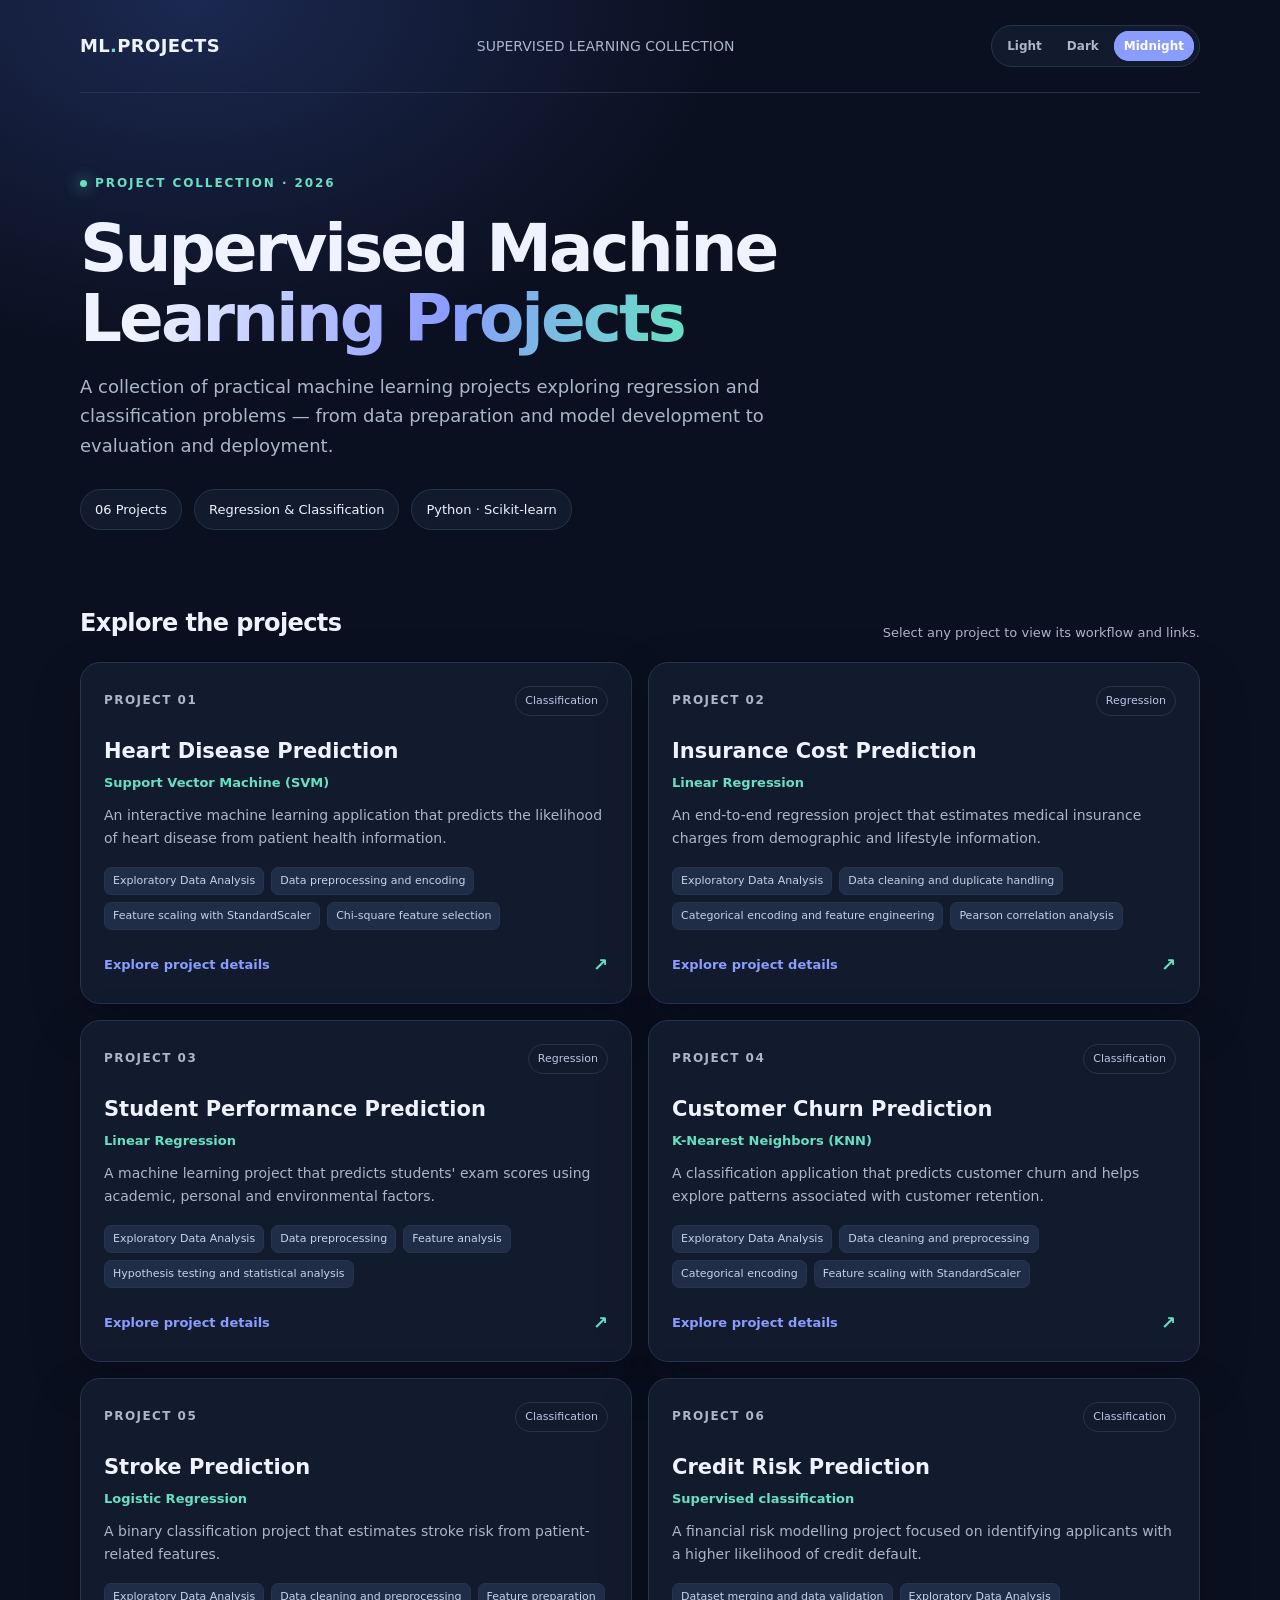
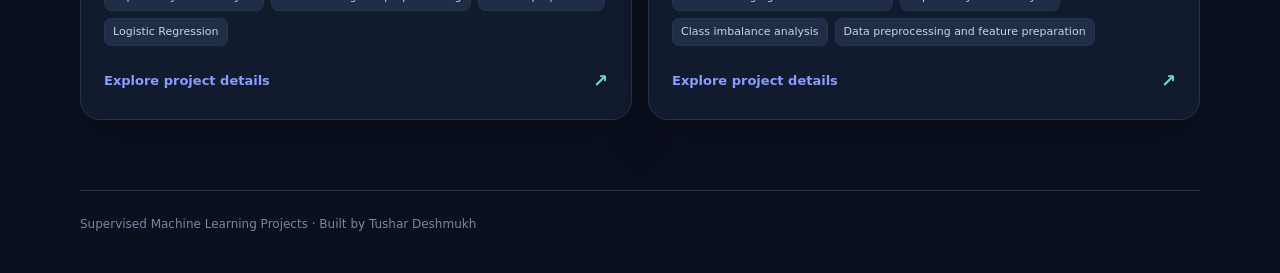
<file: index.html>
<!doctype html>
<html lang="en"><head><meta charset="utf-8"><meta name="viewport" content="width=device-width, initial-scale=1">
<meta name="description" content="Six supervised machine learning projects covering regression and classification.">
<title>Supervised Machine Learning Projects</title><link rel="stylesheet" href="assets/style.css"></head>
<body><div class="wrap">
<header class="topbar"><a class="brand" href="index.html">ML<span>.</span>PROJECTS</a><div class="nav">SUPERVISED LEARNING COLLECTION</div><div class="theme-switcher" role="group" aria-label="Choose colour theme">
<button class="theme-btn" type="button" data-theme-choice="light" aria-pressed="false">Light</button>
<button class="theme-btn" type="button" data-theme-choice="dark" aria-pressed="false">Dark</button>
<button class="theme-btn" type="button" data-theme-choice="midnight" aria-pressed="false">Midnight</button>
</div></header>
<main><section class="hero"><div class="eyebrow"><span class="dot"></span> PROJECT COLLECTION · 2026</div>
<h1>Supervised Machine <span class="gradient">Learning Projects</span></h1>
<p class="lead">A collection of practical machine learning projects exploring regression and classification problems — from data preparation and model development to evaluation and deployment.</p>
<div class="stats"><span class="stat">06 Projects</span><span class="stat">Regression &amp; Classification</span><span class="stat">Python · Scikit-learn</span></div></section>
<section><div class="section-head"><h2>Explore the projects</h2><p>Select any project to view its workflow and links.</p></div><div class="grid">
    <a class="card" href="projects/heart-disease-prediction.html">
      <div class="card-top"><span class="num">PROJECT 01</span><span class="tag">Classification</span></div>
      <h3>Heart Disease Prediction</h3>
      <div class="algo">Support Vector Machine (SVM)</div>
      <p>An interactive machine learning application that predicts the likelihood of heart disease from patient health information.</p>
      <div class="bullets"><span class="pill">Exploratory Data Analysis</span><span class="pill">Data preprocessing and encoding</span><span class="pill">Feature scaling with StandardScaler</span><span class="pill">Chi-square feature selection</span></div>
      <div class="card-link"><span>Explore project details</span><span class="arrow">↗</span></div>
    </a>
    <a class="card" href="projects/insurance-cost-prediction.html">
      <div class="card-top"><span class="num">PROJECT 02</span><span class="tag">Regression</span></div>
      <h3>Insurance Cost Prediction</h3>
      <div class="algo">Linear Regression</div>
      <p>An end-to-end regression project that estimates medical insurance charges from demographic and lifestyle information.</p>
      <div class="bullets"><span class="pill">Exploratory Data Analysis</span><span class="pill">Data cleaning and duplicate handling</span><span class="pill">Categorical encoding and feature engineering</span><span class="pill">Pearson correlation analysis</span></div>
      <div class="card-link"><span>Explore project details</span><span class="arrow">↗</span></div>
    </a>
    <a class="card" href="projects/student-performance-prediction.html">
      <div class="card-top"><span class="num">PROJECT 03</span><span class="tag">Regression</span></div>
      <h3>Student Performance Prediction</h3>
      <div class="algo">Linear Regression</div>
      <p>A machine learning project that predicts students&#39; exam scores using academic, personal and environmental factors.</p>
      <div class="bullets"><span class="pill">Exploratory Data Analysis</span><span class="pill">Data preprocessing</span><span class="pill">Feature analysis</span><span class="pill">Hypothesis testing and statistical analysis</span></div>
      <div class="card-link"><span>Explore project details</span><span class="arrow">↗</span></div>
    </a>
    <a class="card" href="projects/customer-churn-analytics.html">
      <div class="card-top"><span class="num">PROJECT 04</span><span class="tag">Classification</span></div>
      <h3>Customer Churn Prediction</h3>
      <div class="algo">K-Nearest Neighbors (KNN)</div>
      <p>A classification application that predicts customer churn and helps explore patterns associated with customer retention.</p>
      <div class="bullets"><span class="pill">Exploratory Data Analysis</span><span class="pill">Data cleaning and preprocessing</span><span class="pill">Categorical encoding</span><span class="pill">Feature scaling with StandardScaler</span></div>
      <div class="card-link"><span>Explore project details</span><span class="arrow">↗</span></div>
    </a>
    <a class="card" href="projects/stroke-prediction.html">
      <div class="card-top"><span class="num">PROJECT 05</span><span class="tag">Classification</span></div>
      <h3>Stroke Prediction</h3>
      <div class="algo">Logistic Regression</div>
      <p>A binary classification project that estimates stroke risk from patient-related features.</p>
      <div class="bullets"><span class="pill">Exploratory Data Analysis</span><span class="pill">Data cleaning and preprocessing</span><span class="pill">Feature preparation</span><span class="pill">Logistic Regression</span></div>
      <div class="card-link"><span>Explore project details</span><span class="arrow">↗</span></div>
    </a>
    <a class="card" href="projects/credit-risk-prediction.html">
      <div class="card-top"><span class="num">PROJECT 06</span><span class="tag">Classification</span></div>
      <h3>Credit Risk Prediction</h3>
      <div class="algo">Supervised classification</div>
      <p>A financial risk modelling project focused on identifying applicants with a higher likelihood of credit default.</p>
      <div class="bullets"><span class="pill">Dataset merging and data validation</span><span class="pill">Exploratory Data Analysis</span><span class="pill">Class imbalance analysis</span><span class="pill">Data preprocessing and feature preparation</span></div>
      <div class="card-link"><span>Explore project details</span><span class="arrow">↗</span></div>
    </a></div></section></main>
<footer class="footer">Supervised Machine Learning Projects · Built by Tushar Deshmukh</footer></div><script>
(function(){
  const root = document.documentElement;
  const buttons = document.querySelectorAll('[data-theme-choice]');
  function applyTheme(theme){
    const selected = ['light','dark','midnight'].includes(theme) ? theme : 'midnight';
    root.setAttribute('data-theme', selected);
    buttons.forEach(function(button){
      const active = button.getAttribute('data-theme-choice') === selected;
      button.setAttribute('aria-pressed', active ? 'true' : 'false');
    });
    try { window.localStorage.setItem('ml-projects-theme', selected); } catch (error) {}
  }
  let savedTheme = 'midnight';
  try { savedTheme = window.localStorage.getItem('ml-projects-theme') || 'midnight'; } catch (error) {}
  applyTheme(savedTheme);
  buttons.forEach(function(button){
    button.addEventListener('click', function(){
      applyTheme(button.getAttribute('data-theme-choice'));
    });
  });
})();
</script></body></html>
</file>
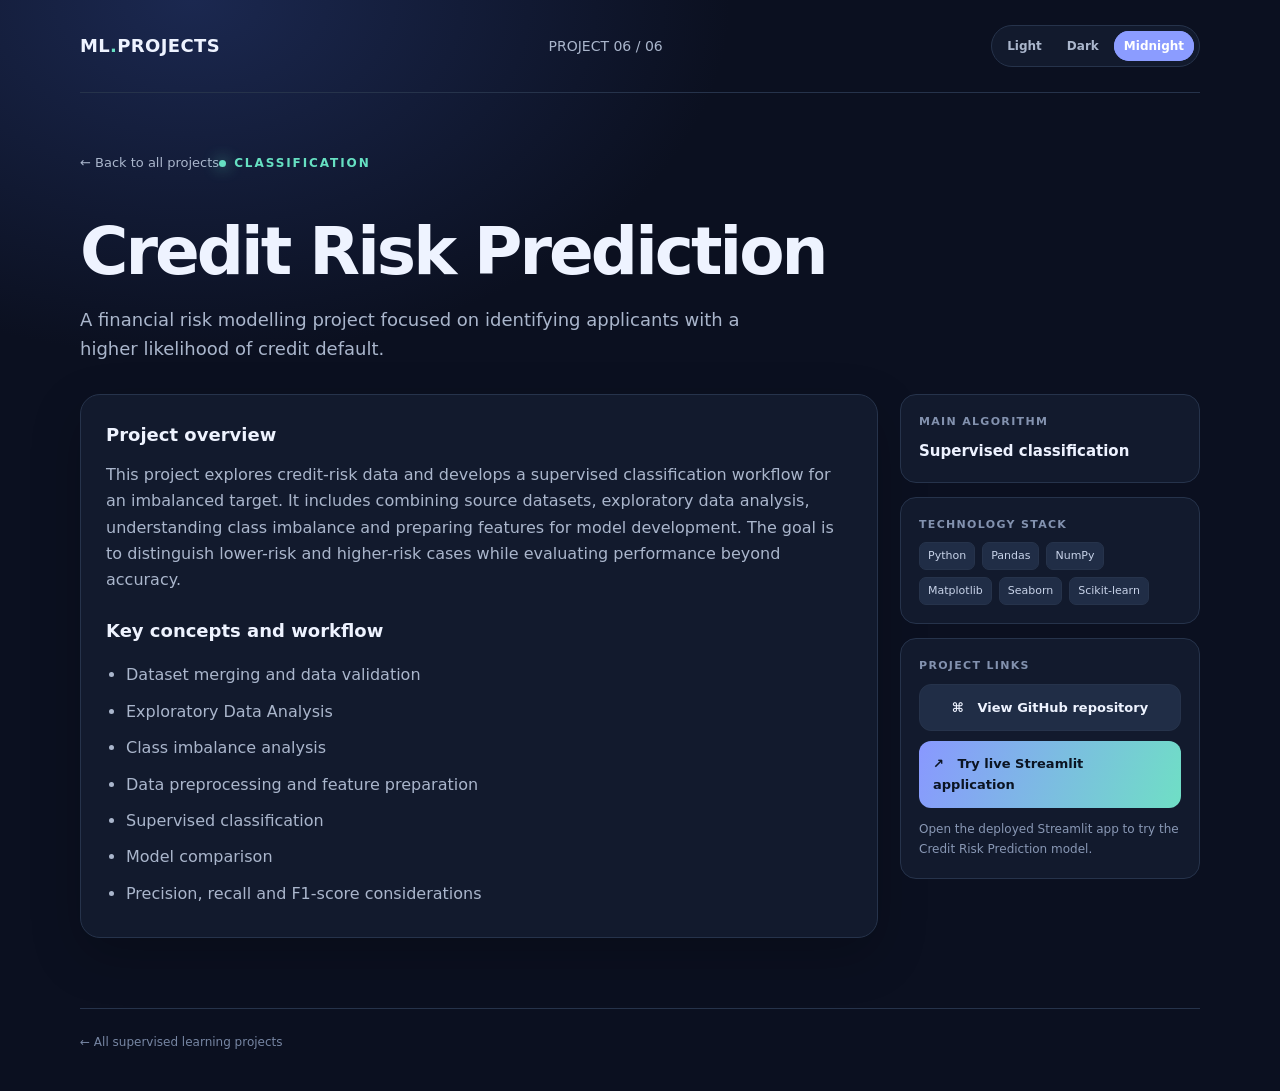
<file: projects/credit-risk-prediction.html>
<!doctype html><html lang="en"><head><meta charset="utf-8"><meta name="viewport" content="width=device-width, initial-scale=1">
<title>Credit Risk Prediction | Supervised ML Projects</title><link rel="stylesheet" href="../assets/style.css"></head><body><div class="wrap">
<header class="topbar"><a class="brand" href="../index.html">ML<span>.</span>PROJECTS</a><div class="nav">PROJECT 06 / 06</div><div class="theme-switcher" role="group" aria-label="Choose colour theme">
<button class="theme-btn" type="button" data-theme-choice="light" aria-pressed="false">Light</button>
<button class="theme-btn" type="button" data-theme-choice="dark" aria-pressed="false">Dark</button>
<button class="theme-btn" type="button" data-theme-choice="midnight" aria-pressed="false">Midnight</button>
</div></header>
<main><section class="detail-hero"><a class="back" href="../index.html">← Back to all projects</a><div class="eyebrow"><span class="dot"></span>Classification</div><h1>Credit Risk Prediction</h1><p class="lead">A financial risk modelling project focused on identifying applicants with a higher likelihood of credit default.</p></section>
<div class="detail-layout"><section class="panel"><h2>Project overview</h2><p>This project explores credit-risk data and develops a supervised classification workflow for an imbalanced target. It includes combining source datasets, exploratory data analysis, understanding class imbalance and preparing features for model development. The goal is to distinguish lower-risk and higher-risk cases while evaluating performance beyond accuracy.</p><h2>Key concepts and workflow</h2><ul class="topic-list"><li>Dataset merging and data validation</li><li>Exploratory Data Analysis</li><li>Class imbalance analysis</li><li>Data preprocessing and feature preparation</li><li>Supervised classification</li><li>Model comparison</li><li>Precision, recall and F1-score considerations</li></ul></section>
<aside class="side"><div class="meta"><div class="meta-label">Main algorithm</div><div class="meta-value">Supervised classification</div></div>
<div class="meta"><div class="meta-label">Technology stack</div><div class="stack"><span class="pill">Python</span><span class="pill">Pandas</span><span class="pill">NumPy</span><span class="pill">Matplotlib</span><span class="pill">Seaborn</span><span class="pill">Scikit-learn</span></div></div>
<div class="meta"><div class="meta-label">Project links</div><div class="actions"><a class="button secondary" href="https://github.com/tusharr29/Credit-Risk-Prediction-" target="_blank" rel="noopener">⌘ &nbsp; View GitHub repository</a><a class="button" href="https://credit-risk-prediction-random-forest.streamlit.app/" target="_blank" rel="noopener">↗ &nbsp; Try live Streamlit application</a></div><div class="note">Open the deployed Streamlit app to try the Credit Risk Prediction model.</div></div></aside></div></main>
<footer class="footer"><a href="../index.html">← All supervised learning projects</a></footer></div><script>
(function(){
  const root = document.documentElement;
  const buttons = document.querySelectorAll('[data-theme-choice]');
  function applyTheme(theme){
    const selected = ['light','dark','midnight'].includes(theme) ? theme : 'midnight';
    root.setAttribute('data-theme', selected);
    buttons.forEach(function(button){
      const active = button.getAttribute('data-theme-choice') === selected;
      button.setAttribute('aria-pressed', active ? 'true' : 'false');
    });
    try { window.localStorage.setItem('ml-projects-theme', selected); } catch (error) {}
  }
  let savedTheme = 'midnight';
  try { savedTheme = window.localStorage.getItem('ml-projects-theme') || 'midnight'; } catch (error) {}
  applyTheme(savedTheme);
  buttons.forEach(function(button){
    button.addEventListener('click', function(){
      applyTheme(button.getAttribute('data-theme-choice'));
    });
  });
})();
</script></body></html>
</file>
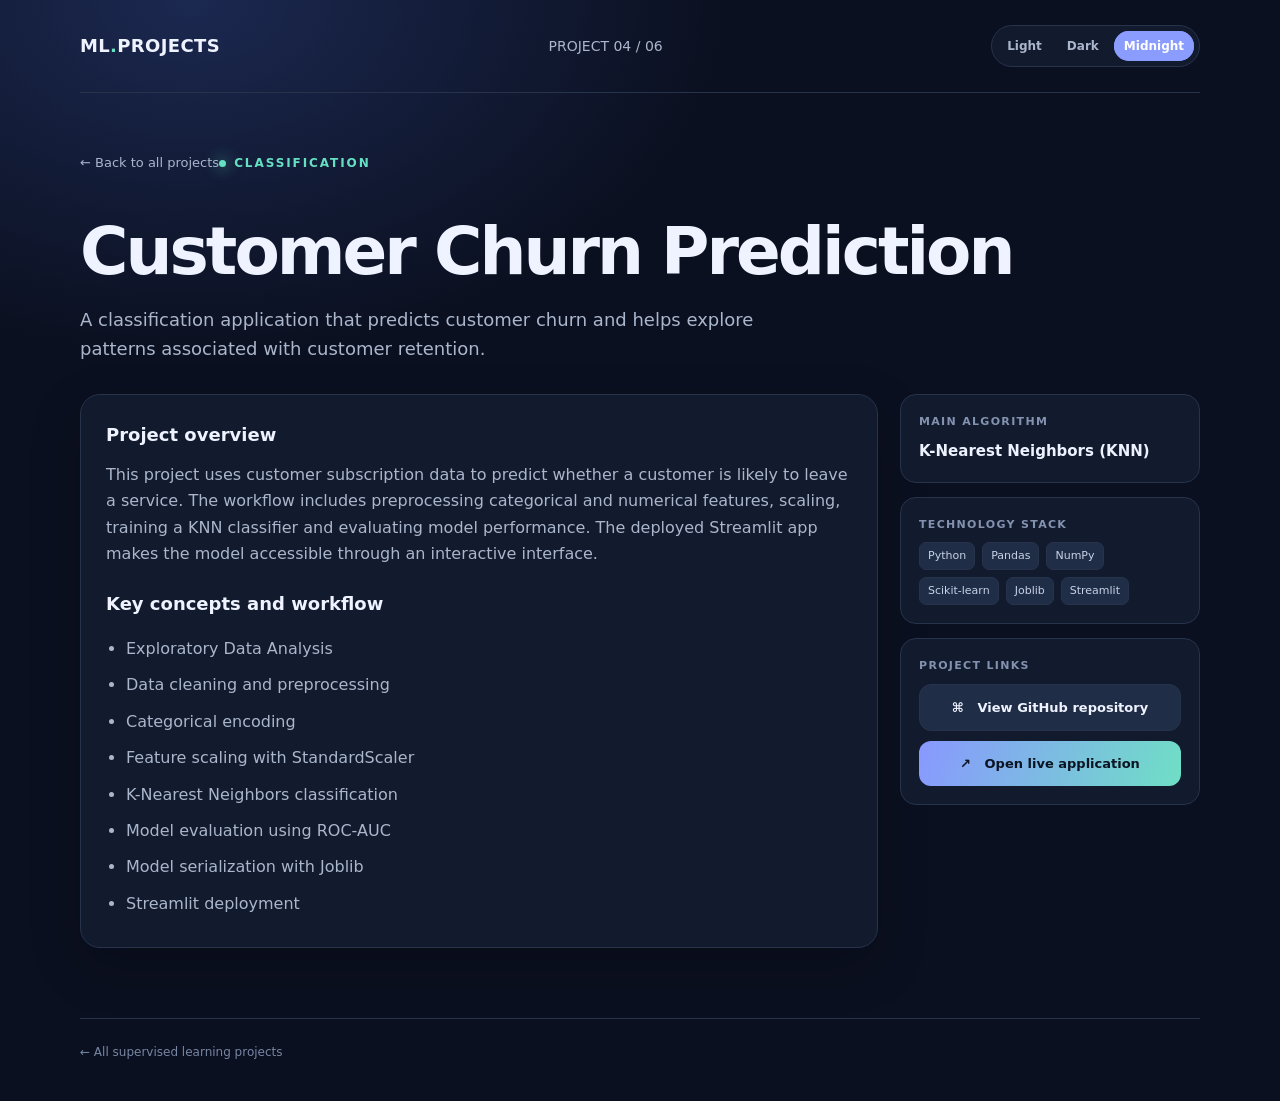
<file: projects/customer-churn-analytics.html>
<!doctype html><html lang="en"><head><meta charset="utf-8"><meta name="viewport" content="width=device-width, initial-scale=1">
<title>Customer Churn Prediction | Supervised ML Projects</title><link rel="stylesheet" href="../assets/style.css"></head><body><div class="wrap">
<header class="topbar"><a class="brand" href="../index.html">ML<span>.</span>PROJECTS</a><div class="nav">PROJECT 04 / 06</div><div class="theme-switcher" role="group" aria-label="Choose colour theme">
<button class="theme-btn" type="button" data-theme-choice="light" aria-pressed="false">Light</button>
<button class="theme-btn" type="button" data-theme-choice="dark" aria-pressed="false">Dark</button>
<button class="theme-btn" type="button" data-theme-choice="midnight" aria-pressed="false">Midnight</button>
</div></header>
<main><section class="detail-hero"><a class="back" href="../index.html">← Back to all projects</a><div class="eyebrow"><span class="dot"></span>Classification</div><h1>Customer Churn Prediction</h1><p class="lead">A classification application that predicts customer churn and helps explore patterns associated with customer retention.</p></section>
<div class="detail-layout"><section class="panel"><h2>Project overview</h2><p>This project uses customer subscription data to predict whether a customer is likely to leave a service. The workflow includes preprocessing categorical and numerical features, scaling, training a KNN classifier and evaluating model performance. The deployed Streamlit app makes the model accessible through an interactive interface.</p><h2>Key concepts and workflow</h2><ul class="topic-list"><li>Exploratory Data Analysis</li><li>Data cleaning and preprocessing</li><li>Categorical encoding</li><li>Feature scaling with StandardScaler</li><li>K-Nearest Neighbors classification</li><li>Model evaluation using ROC-AUC</li><li>Model serialization with Joblib</li><li>Streamlit deployment</li></ul></section>
<aside class="side"><div class="meta"><div class="meta-label">Main algorithm</div><div class="meta-value">K-Nearest Neighbors (KNN)</div></div>
<div class="meta"><div class="meta-label">Technology stack</div><div class="stack"><span class="pill">Python</span><span class="pill">Pandas</span><span class="pill">NumPy</span><span class="pill">Scikit-learn</span><span class="pill">Joblib</span><span class="pill">Streamlit</span></div></div>
<div class="meta"><div class="meta-label">Project links</div><div class="actions"><a class="button secondary" href="https://github.com/tusharr29/Customer-Churn-Analytics" target="_blank" rel="noopener">⌘ &nbsp; View GitHub repository</a><a class="button" href="https://customer-churn-analytics-k-nearest-neighbors.streamlit.app/" target="_blank" rel="noopener">↗ &nbsp; Open live application</a></div></div></aside></div></main>
<footer class="footer"><a href="../index.html">← All supervised learning projects</a></footer></div><script>
(function(){
  const root = document.documentElement;
  const buttons = document.querySelectorAll('[data-theme-choice]');
  function applyTheme(theme){
    const selected = ['light','dark','midnight'].includes(theme) ? theme : 'midnight';
    root.setAttribute('data-theme', selected);
    buttons.forEach(function(button){
      const active = button.getAttribute('data-theme-choice') === selected;
      button.setAttribute('aria-pressed', active ? 'true' : 'false');
    });
    try { window.localStorage.setItem('ml-projects-theme', selected); } catch (error) {}
  }
  let savedTheme = 'midnight';
  try { savedTheme = window.localStorage.getItem('ml-projects-theme') || 'midnight'; } catch (error) {}
  applyTheme(savedTheme);
  buttons.forEach(function(button){
    button.addEventListener('click', function(){
      applyTheme(button.getAttribute('data-theme-choice'));
    });
  });
})();
</script></body></html>
</file>
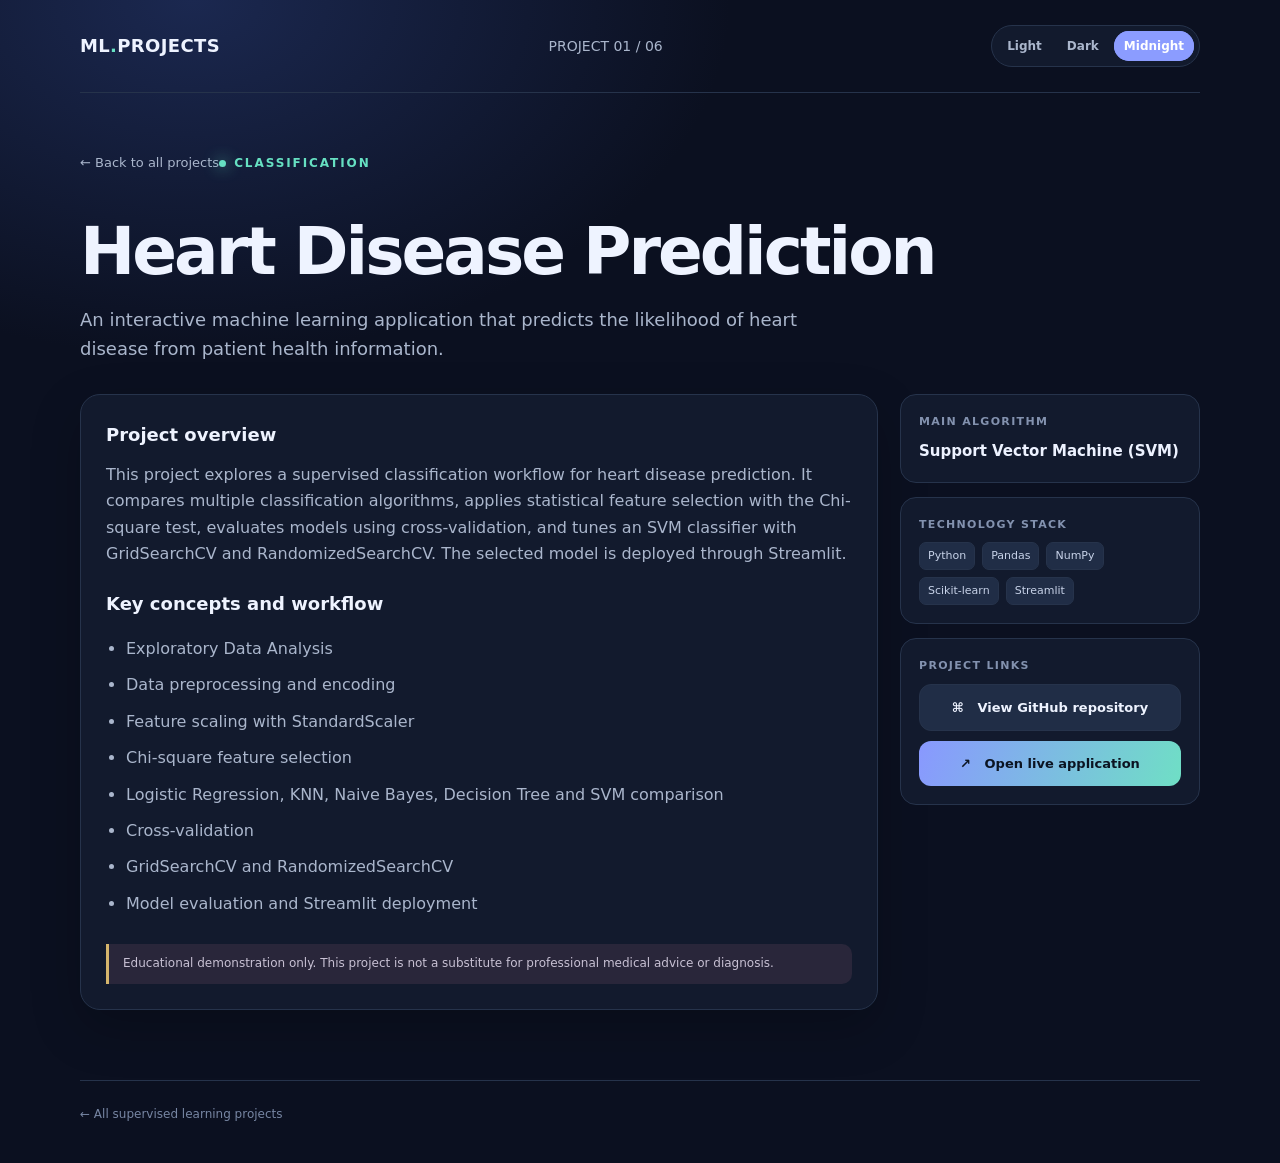
<file: projects/heart-disease-prediction.html>
<!doctype html><html lang="en"><head><meta charset="utf-8"><meta name="viewport" content="width=device-width, initial-scale=1">
<title>Heart Disease Prediction | Supervised ML Projects</title><link rel="stylesheet" href="../assets/style.css"></head><body><div class="wrap">
<header class="topbar"><a class="brand" href="../index.html">ML<span>.</span>PROJECTS</a><div class="nav">PROJECT 01 / 06</div><div class="theme-switcher" role="group" aria-label="Choose colour theme">
<button class="theme-btn" type="button" data-theme-choice="light" aria-pressed="false">Light</button>
<button class="theme-btn" type="button" data-theme-choice="dark" aria-pressed="false">Dark</button>
<button class="theme-btn" type="button" data-theme-choice="midnight" aria-pressed="false">Midnight</button>
</div></header>
<main><section class="detail-hero"><a class="back" href="../index.html">← Back to all projects</a><div class="eyebrow"><span class="dot"></span>Classification</div><h1>Heart Disease Prediction</h1><p class="lead">An interactive machine learning application that predicts the likelihood of heart disease from patient health information.</p></section>
<div class="detail-layout"><section class="panel"><h2>Project overview</h2><p>This project explores a supervised classification workflow for heart disease prediction. It compares multiple classification algorithms, applies statistical feature selection with the Chi-square test, evaluates models using cross-validation, and tunes an SVM classifier with GridSearchCV and RandomizedSearchCV. The selected model is deployed through Streamlit.</p><h2>Key concepts and workflow</h2><ul class="topic-list"><li>Exploratory Data Analysis</li><li>Data preprocessing and encoding</li><li>Feature scaling with StandardScaler</li><li>Chi-square feature selection</li><li>Logistic Regression, KNN, Naive Bayes, Decision Tree and SVM comparison</li><li>Cross-validation</li><li>GridSearchCV and RandomizedSearchCV</li><li>Model evaluation and Streamlit deployment</li></ul><div class="disclaimer">Educational demonstration only. This project is not a substitute for professional medical advice or diagnosis.</div></section>
<aside class="side"><div class="meta"><div class="meta-label">Main algorithm</div><div class="meta-value">Support Vector Machine (SVM)</div></div>
<div class="meta"><div class="meta-label">Technology stack</div><div class="stack"><span class="pill">Python</span><span class="pill">Pandas</span><span class="pill">NumPy</span><span class="pill">Scikit-learn</span><span class="pill">Streamlit</span></div></div>
<div class="meta"><div class="meta-label">Project links</div><div class="actions"><a class="button secondary" href="https://github.com/tusharr29/Heart-Disease-Prediction" target="_blank" rel="noopener">⌘ &nbsp; View GitHub repository</a><a class="button" href="https://heart-disease-prediction-svm.streamlit.app/" target="_blank" rel="noopener">↗ &nbsp; Open live application</a></div></div></aside></div></main>
<footer class="footer"><a href="../index.html">← All supervised learning projects</a></footer></div><script>
(function(){
  const root = document.documentElement;
  const buttons = document.querySelectorAll('[data-theme-choice]');
  function applyTheme(theme){
    const selected = ['light','dark','midnight'].includes(theme) ? theme : 'midnight';
    root.setAttribute('data-theme', selected);
    buttons.forEach(function(button){
      const active = button.getAttribute('data-theme-choice') === selected;
      button.setAttribute('aria-pressed', active ? 'true' : 'false');
    });
    try { window.localStorage.setItem('ml-projects-theme', selected); } catch (error) {}
  }
  let savedTheme = 'midnight';
  try { savedTheme = window.localStorage.getItem('ml-projects-theme') || 'midnight'; } catch (error) {}
  applyTheme(savedTheme);
  buttons.forEach(function(button){
    button.addEventListener('click', function(){
      applyTheme(button.getAttribute('data-theme-choice'));
    });
  });
})();
</script></body></html>
</file>
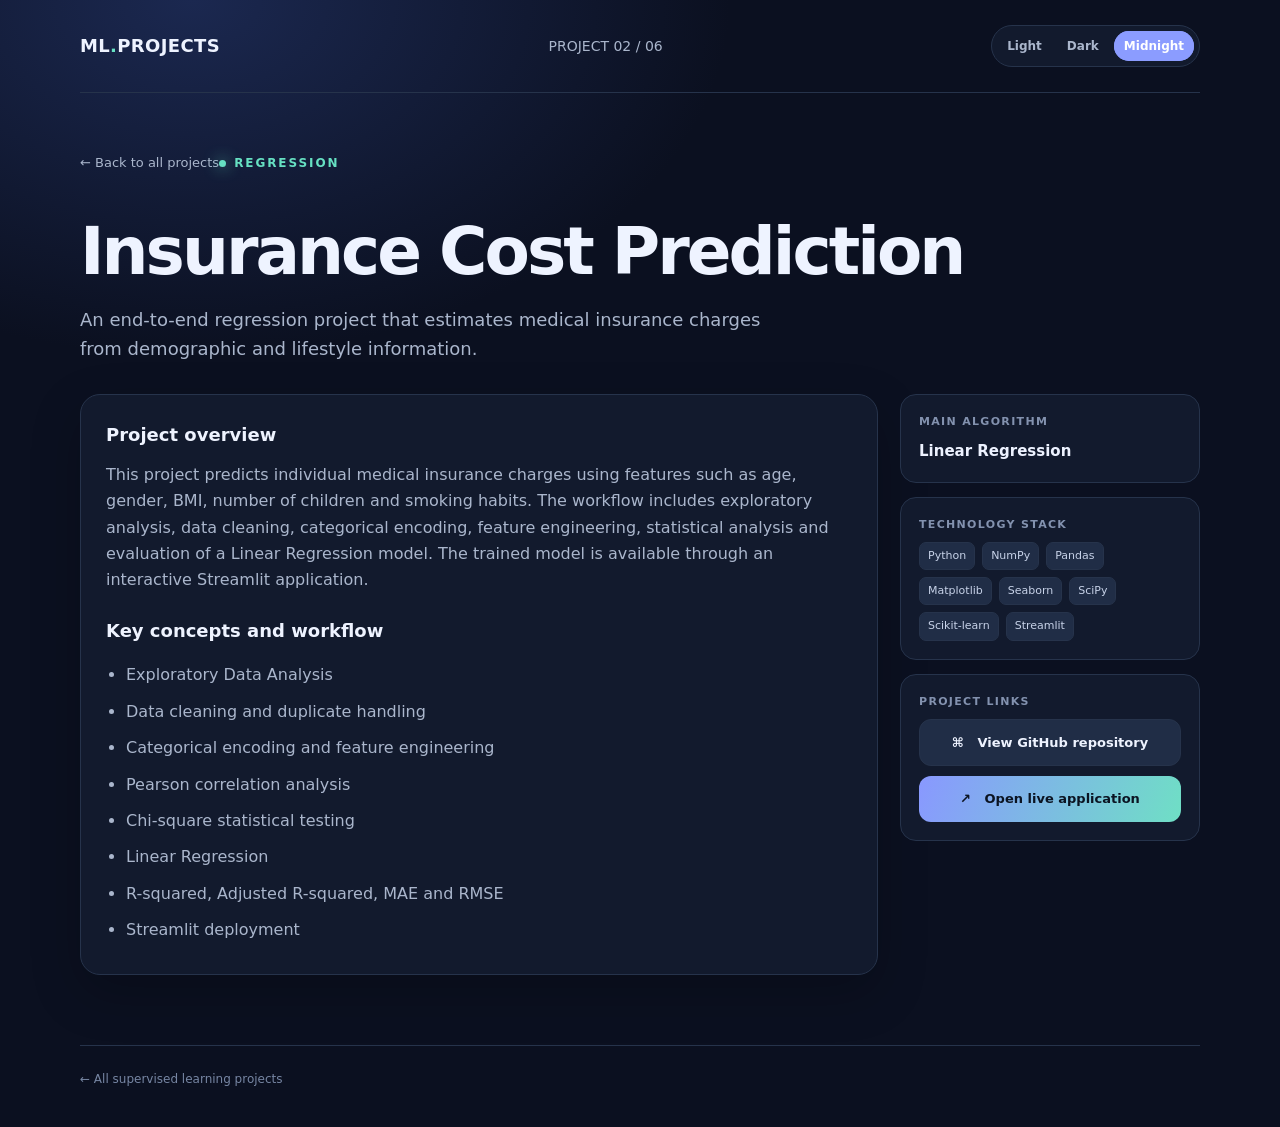
<file: projects/insurance-cost-prediction.html>
<!doctype html><html lang="en"><head><meta charset="utf-8"><meta name="viewport" content="width=device-width, initial-scale=1">
<title>Insurance Cost Prediction | Supervised ML Projects</title><link rel="stylesheet" href="../assets/style.css"></head><body><div class="wrap">
<header class="topbar"><a class="brand" href="../index.html">ML<span>.</span>PROJECTS</a><div class="nav">PROJECT 02 / 06</div><div class="theme-switcher" role="group" aria-label="Choose colour theme">
<button class="theme-btn" type="button" data-theme-choice="light" aria-pressed="false">Light</button>
<button class="theme-btn" type="button" data-theme-choice="dark" aria-pressed="false">Dark</button>
<button class="theme-btn" type="button" data-theme-choice="midnight" aria-pressed="false">Midnight</button>
</div></header>
<main><section class="detail-hero"><a class="back" href="../index.html">← Back to all projects</a><div class="eyebrow"><span class="dot"></span>Regression</div><h1>Insurance Cost Prediction</h1><p class="lead">An end-to-end regression project that estimates medical insurance charges from demographic and lifestyle information.</p></section>
<div class="detail-layout"><section class="panel"><h2>Project overview</h2><p>This project predicts individual medical insurance charges using features such as age, gender, BMI, number of children and smoking habits. The workflow includes exploratory analysis, data cleaning, categorical encoding, feature engineering, statistical analysis and evaluation of a Linear Regression model. The trained model is available through an interactive Streamlit application.</p><h2>Key concepts and workflow</h2><ul class="topic-list"><li>Exploratory Data Analysis</li><li>Data cleaning and duplicate handling</li><li>Categorical encoding and feature engineering</li><li>Pearson correlation analysis</li><li>Chi-square statistical testing</li><li>Linear Regression</li><li>R-squared, Adjusted R-squared, MAE and RMSE</li><li>Streamlit deployment</li></ul></section>
<aside class="side"><div class="meta"><div class="meta-label">Main algorithm</div><div class="meta-value">Linear Regression</div></div>
<div class="meta"><div class="meta-label">Technology stack</div><div class="stack"><span class="pill">Python</span><span class="pill">NumPy</span><span class="pill">Pandas</span><span class="pill">Matplotlib</span><span class="pill">Seaborn</span><span class="pill">SciPy</span><span class="pill">Scikit-learn</span><span class="pill">Streamlit</span></div></div>
<div class="meta"><div class="meta-label">Project links</div><div class="actions"><a class="button secondary" href="https://github.com/tusharr29/Insurance_Analysis_ML" target="_blank" rel="noopener">⌘ &nbsp; View GitHub repository</a><a class="button" href="https://insurance-analysisml-liinear-regression.streamlit.app/" target="_blank" rel="noopener">↗ &nbsp; Open live application</a></div></div></aside></div></main>
<footer class="footer"><a href="../index.html">← All supervised learning projects</a></footer></div><script>
(function(){
  const root = document.documentElement;
  const buttons = document.querySelectorAll('[data-theme-choice]');
  function applyTheme(theme){
    const selected = ['light','dark','midnight'].includes(theme) ? theme : 'midnight';
    root.setAttribute('data-theme', selected);
    buttons.forEach(function(button){
      const active = button.getAttribute('data-theme-choice') === selected;
      button.setAttribute('aria-pressed', active ? 'true' : 'false');
    });
    try { window.localStorage.setItem('ml-projects-theme', selected); } catch (error) {}
  }
  let savedTheme = 'midnight';
  try { savedTheme = window.localStorage.getItem('ml-projects-theme') || 'midnight'; } catch (error) {}
  applyTheme(savedTheme);
  buttons.forEach(function(button){
    button.addEventListener('click', function(){
      applyTheme(button.getAttribute('data-theme-choice'));
    });
  });
})();
</script></body></html>
</file>
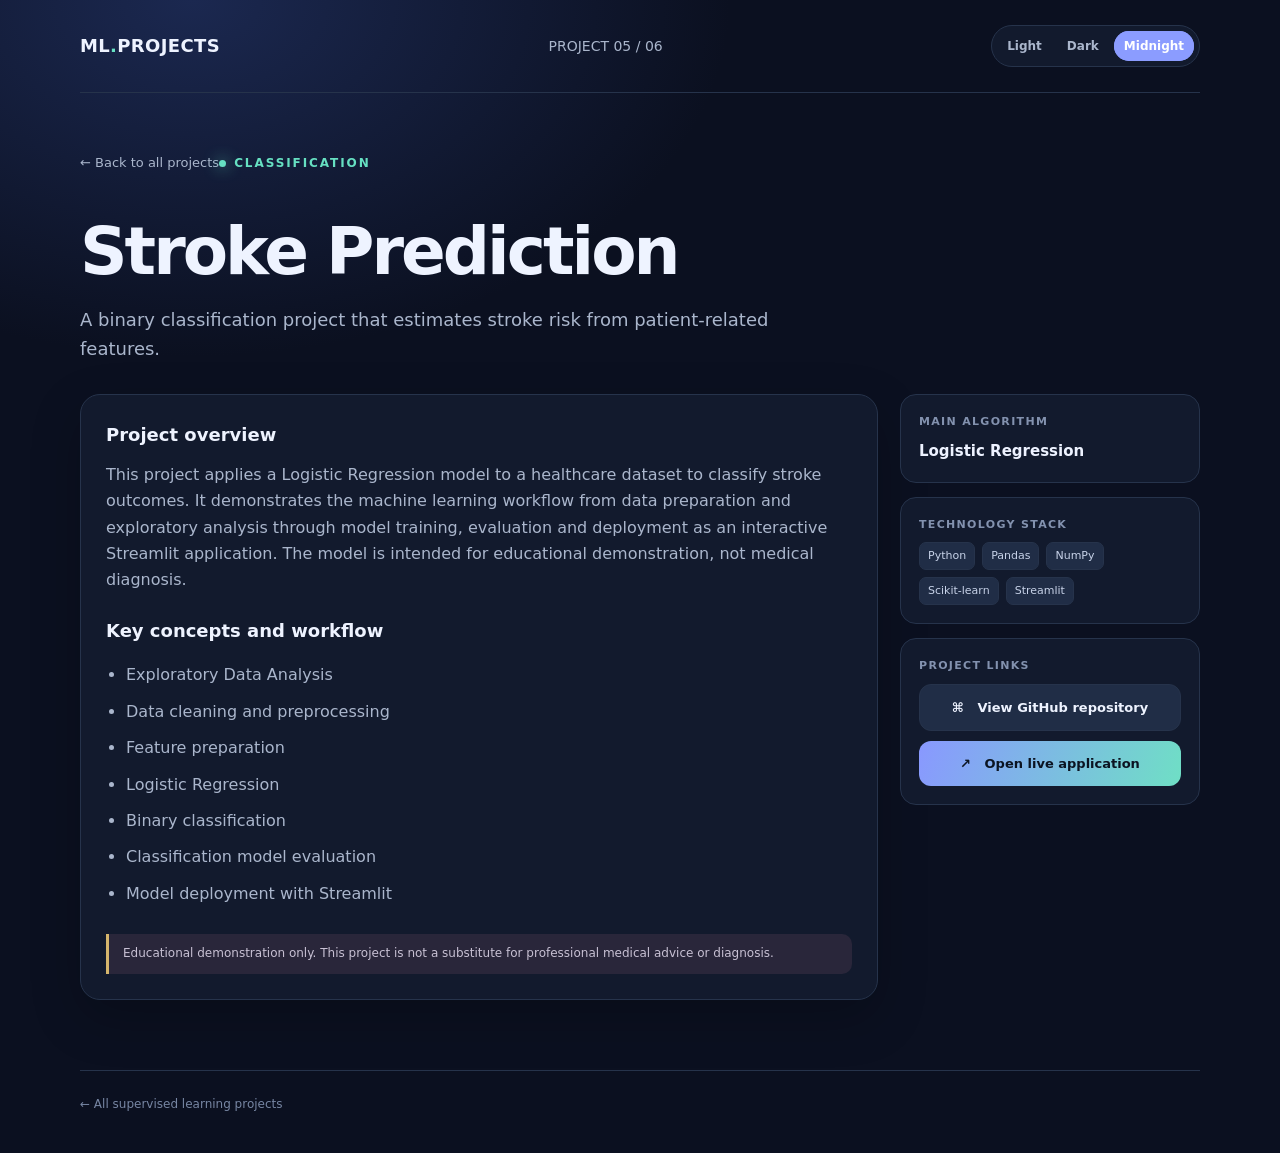
<file: projects/stroke-prediction.html>
<!doctype html><html lang="en"><head><meta charset="utf-8"><meta name="viewport" content="width=device-width, initial-scale=1">
<title>Stroke Prediction | Supervised ML Projects</title><link rel="stylesheet" href="../assets/style.css"></head><body><div class="wrap">
<header class="topbar"><a class="brand" href="../index.html">ML<span>.</span>PROJECTS</a><div class="nav">PROJECT 05 / 06</div><div class="theme-switcher" role="group" aria-label="Choose colour theme">
<button class="theme-btn" type="button" data-theme-choice="light" aria-pressed="false">Light</button>
<button class="theme-btn" type="button" data-theme-choice="dark" aria-pressed="false">Dark</button>
<button class="theme-btn" type="button" data-theme-choice="midnight" aria-pressed="false">Midnight</button>
</div></header>
<main><section class="detail-hero"><a class="back" href="../index.html">← Back to all projects</a><div class="eyebrow"><span class="dot"></span>Classification</div><h1>Stroke Prediction</h1><p class="lead">A binary classification project that estimates stroke risk from patient-related features.</p></section>
<div class="detail-layout"><section class="panel"><h2>Project overview</h2><p>This project applies a Logistic Regression model to a healthcare dataset to classify stroke outcomes. It demonstrates the machine learning workflow from data preparation and exploratory analysis through model training, evaluation and deployment as an interactive Streamlit application. The model is intended for educational demonstration, not medical diagnosis.</p><h2>Key concepts and workflow</h2><ul class="topic-list"><li>Exploratory Data Analysis</li><li>Data cleaning and preprocessing</li><li>Feature preparation</li><li>Logistic Regression</li><li>Binary classification</li><li>Classification model evaluation</li><li>Model deployment with Streamlit</li></ul><div class="disclaimer">Educational demonstration only. This project is not a substitute for professional medical advice or diagnosis.</div></section>
<aside class="side"><div class="meta"><div class="meta-label">Main algorithm</div><div class="meta-value">Logistic Regression</div></div>
<div class="meta"><div class="meta-label">Technology stack</div><div class="stack"><span class="pill">Python</span><span class="pill">Pandas</span><span class="pill">NumPy</span><span class="pill">Scikit-learn</span><span class="pill">Streamlit</span></div></div>
<div class="meta"><div class="meta-label">Project links</div><div class="actions"><a class="button secondary" href="https://github.com/tusharr29/Stroke-Prediction-ML" target="_blank" rel="noopener">⌘ &nbsp; View GitHub repository</a><a class="button" href="https://stroke-prediction-ml-logistic-regression.streamlit.app/" target="_blank" rel="noopener">↗ &nbsp; Open live application</a></div></div></aside></div></main>
<footer class="footer"><a href="../index.html">← All supervised learning projects</a></footer></div><script>
(function(){
  const root = document.documentElement;
  const buttons = document.querySelectorAll('[data-theme-choice]');
  function applyTheme(theme){
    const selected = ['light','dark','midnight'].includes(theme) ? theme : 'midnight';
    root.setAttribute('data-theme', selected);
    buttons.forEach(function(button){
      const active = button.getAttribute('data-theme-choice') === selected;
      button.setAttribute('aria-pressed', active ? 'true' : 'false');
    });
    try { window.localStorage.setItem('ml-projects-theme', selected); } catch (error) {}
  }
  let savedTheme = 'midnight';
  try { savedTheme = window.localStorage.getItem('ml-projects-theme') || 'midnight'; } catch (error) {}
  applyTheme(savedTheme);
  buttons.forEach(function(button){
    button.addEventListener('click', function(){
      applyTheme(button.getAttribute('data-theme-choice'));
    });
  });
})();
</script></body></html>
</file>
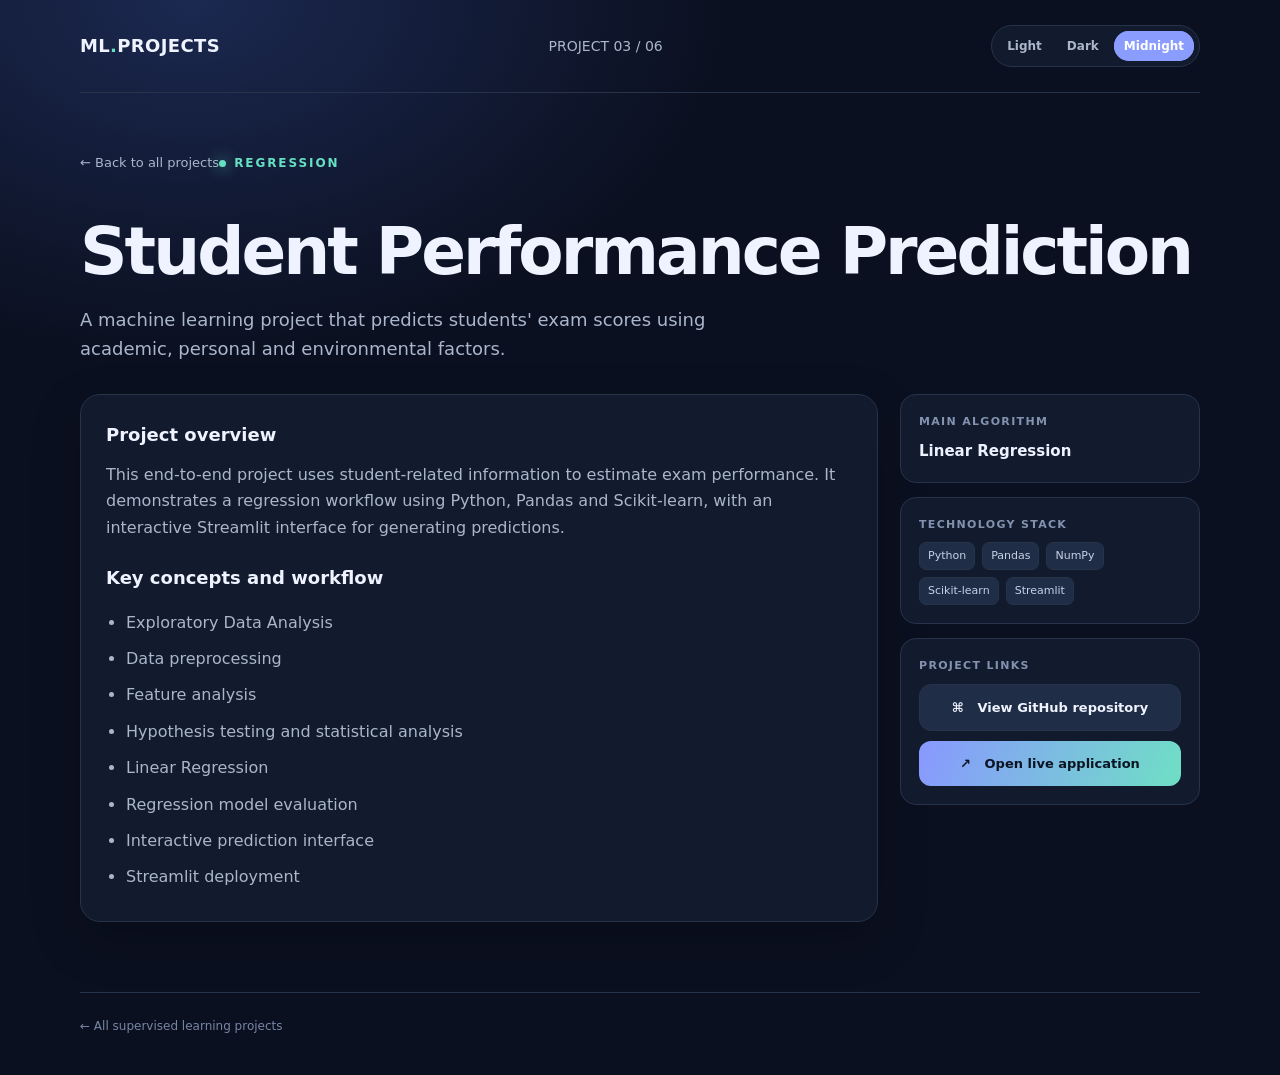
<file: projects/student-performance-prediction.html>
<!doctype html><html lang="en"><head><meta charset="utf-8"><meta name="viewport" content="width=device-width, initial-scale=1">
<title>Student Performance Prediction | Supervised ML Projects</title><link rel="stylesheet" href="../assets/style.css"></head><body><div class="wrap">
<header class="topbar"><a class="brand" href="../index.html">ML<span>.</span>PROJECTS</a><div class="nav">PROJECT 03 / 06</div><div class="theme-switcher" role="group" aria-label="Choose colour theme">
<button class="theme-btn" type="button" data-theme-choice="light" aria-pressed="false">Light</button>
<button class="theme-btn" type="button" data-theme-choice="dark" aria-pressed="false">Dark</button>
<button class="theme-btn" type="button" data-theme-choice="midnight" aria-pressed="false">Midnight</button>
</div></header>
<main><section class="detail-hero"><a class="back" href="../index.html">← Back to all projects</a><div class="eyebrow"><span class="dot"></span>Regression</div><h1>Student Performance Prediction</h1><p class="lead">A machine learning project that predicts students&#39; exam scores using academic, personal and environmental factors.</p></section>
<div class="detail-layout"><section class="panel"><h2>Project overview</h2><p>This end-to-end project uses student-related information to estimate exam performance. It demonstrates a regression workflow using Python, Pandas and Scikit-learn, with an interactive Streamlit interface for generating predictions.</p><h2>Key concepts and workflow</h2><ul class="topic-list"><li>Exploratory Data Analysis</li><li>Data preprocessing</li><li>Feature analysis</li><li>Hypothesis testing and statistical analysis</li><li>Linear Regression</li><li>Regression model evaluation</li><li>Interactive prediction interface</li><li>Streamlit deployment</li></ul></section>
<aside class="side"><div class="meta"><div class="meta-label">Main algorithm</div><div class="meta-value">Linear Regression</div></div>
<div class="meta"><div class="meta-label">Technology stack</div><div class="stack"><span class="pill">Python</span><span class="pill">Pandas</span><span class="pill">NumPy</span><span class="pill">Scikit-learn</span><span class="pill">Streamlit</span></div></div>
<div class="meta"><div class="meta-label">Project links</div><div class="actions"><a class="button secondary" href="https://github.com/tusharr29/Student-Performance-Prediction" target="_blank" rel="noopener">⌘ &nbsp; View GitHub repository</a><a class="button" href="https://student-performance-prediction-linear-regression.streamlit.app/" target="_blank" rel="noopener">↗ &nbsp; Open live application</a></div></div></aside></div></main>
<footer class="footer"><a href="../index.html">← All supervised learning projects</a></footer></div><script>
(function(){
  const root = document.documentElement;
  const buttons = document.querySelectorAll('[data-theme-choice]');
  function applyTheme(theme){
    const selected = ['light','dark','midnight'].includes(theme) ? theme : 'midnight';
    root.setAttribute('data-theme', selected);
    buttons.forEach(function(button){
      const active = button.getAttribute('data-theme-choice') === selected;
      button.setAttribute('aria-pressed', active ? 'true' : 'false');
    });
    try { window.localStorage.setItem('ml-projects-theme', selected); } catch (error) {}
  }
  let savedTheme = 'midnight';
  try { savedTheme = window.localStorage.getItem('ml-projects-theme') || 'midnight'; } catch (error) {}
  applyTheme(savedTheme);
  buttons.forEach(function(button){
    button.addEventListener('click', function(){
      applyTheme(button.getAttribute('data-theme-choice'));
    });
  });
})();
</script></body></html>
</file>
<file: assets/style.css>
:root{
--bg:#0b1020;--panel:#121a2d;--panel2:#172238;--text:#eef3ff;--muted:#aab6cc;--line:#26334b;--accent:#8b9cff;--accent2:#66e0c2;--shadow:0 18px 50px rgba(0,0,0,.22);
--header-bg:rgba(18,26,45,.72);--pill-bg:#202d46;--pill-text:#c7d2e8;--tag-text:#b9c7e4;--button-secondary:#202d46;--footer:#7786a3;--hero-glow:#1b2850;
}
html[data-theme="light"]{
--bg:#f4f6fb;--panel:#ffffff;--panel2:#eef2f8;--text:#172033;--muted:#596579;--line:#dce3ee;--accent:#4056b8;--accent2:#087f70;--shadow:0 14px 35px rgba(31,47,79,.08);
--header-bg:rgba(255,255,255,.82);--pill-bg:#edf1f7;--pill-text:#44516a;--tag-text:#53617a;--button-secondary:#edf1f7;--footer:#718096;--hero-glow:#e4eafa;
}
html[data-theme="dark"]{
--bg:#111318;--panel:#1b1e25;--panel2:#232833;--text:#f1f3f6;--muted:#b0b7c4;--line:#343a46;--accent:#a5b4fc;--accent2:#70d6c2;--shadow:0 16px 40px rgba(0,0,0,.25);
--header-bg:rgba(27,30,37,.82);--pill-bg:#2b313d;--pill-text:#d2d8e2;--tag-text:#c0cad9;--button-secondary:#292f3a;--footer:#8c96a7;--hero-glow:#242a36;
}
*{box-sizing:border-box}html{scroll-behavior:smooth}body{margin:0;background-color:var(--bg);background-image:radial-gradient(ellipse at 15% 0%,var(--hero-glow) 0,transparent 35%);background-repeat:no-repeat;background-size:100% 720px;color:var(--text);font:16px/1.65 Inter,ui-sans-serif,system-ui,-apple-system,Segoe UI,Roboto,Arial,sans-serif}
a{color:inherit;text-decoration:none}.wrap{width:min(1120px,calc(100% - 40px));margin:auto}.topbar{display:flex;align-items:center;justify-content:space-between;gap:16px;padding:25px 0;border-bottom:1px solid var(--line)}.brand{font-weight:800;letter-spacing:.02em;font-size:18px}.brand span{color:var(--accent2)}.nav{color:var(--muted);font-size:14px}.hero{padding:76px 0 42px;max-width:850px}.eyebrow{display:inline-flex;align-items:center;gap:8px;color:var(--accent2);font-size:12px;font-weight:800;letter-spacing:.16em;text-transform:uppercase}.dot{width:7px;height:7px;border-radius:50%;background:var(--accent2);box-shadow:0 0 15px var(--accent2)}h1{font-size:clamp(38px,6vw,66px);line-height:1.06;letter-spacing:-.045em;margin:18px 0 18px}h1 .gradient{background:linear-gradient(100deg,var(--text) 10%,var(--accent) 60%,var(--accent2));-webkit-background-clip:text;background-clip:text;color:transparent}.lead{color:var(--muted);font-size:18px;max-width:720px;margin:0}.stats{display:flex;gap:12px;flex-wrap:wrap;margin-top:28px}.stat{border:1px solid var(--line);background:var(--panel);padding:9px 14px;border-radius:999px;color:var(--text);font-size:13px}.section-head{display:flex;align-items:end;justify-content:space-between;gap:20px;margin:32px 0 18px}.section-head h2{font-size:24px;margin:0;letter-spacing:-.025em}.section-head p{color:var(--muted);font-size:13px;margin:0}.grid{display:grid;grid-template-columns:repeat(2,minmax(0,1fr));gap:16px;padding-bottom:70px}.card{display:block;border:1px solid var(--line);border-radius:20px;padding:23px;background:var(--panel);box-shadow:var(--shadow);transition:transform .2s,border-color .2s}.card:hover{transform:translateY(-4px);border-color:#6979ba}.card-top{display:flex;align-items:center;justify-content:space-between;margin-bottom:22px}.num{font-size:12px;color:var(--muted);font-weight:800;letter-spacing:.12em}.tag{font-size:11px;border:1px solid var(--line);color:var(--tag-text);border-radius:999px;padding:5px 9px}.card h3{font-size:21px;line-height:1.25;margin:0 0 8px}.algo{font-size:13px;color:var(--accent2);font-weight:650;margin-bottom:10px}.card p{color:var(--muted);font-size:14px;margin:0 0 17px}.bullets{display:flex;flex-wrap:wrap;gap:7px;margin-bottom:20px}.pill{font-size:11px;color:var(--pill-text);background:var(--pill-bg);border:1px solid var(--line);border-radius:7px;padding:4px 8px}.card-link{display:flex;align-items:center;justify-content:space-between;color:var(--accent);font-size:13px;font-weight:700}.arrow{font-size:18px;color:var(--accent2)}.footer{border-top:1px solid var(--line);padding:24px 0 38px;color:var(--footer);font-size:12px}.detail-hero{padding:56px 0 30px}.back{display:inline-flex;gap:8px;color:var(--muted);font-size:13px;margin-bottom:25px}.back:hover{color:white}.detail-layout{display:grid;grid-template-columns:minmax(0,1fr) 300px;gap:22px;padding-bottom:70px}.panel{border:1px solid var(--line);border-radius:20px;padding:25px;background:var(--panel);box-shadow:var(--shadow)}.panel h2{font-size:18px;margin:0 0 12px}.panel p{color:var(--muted);margin:0 0 22px}.topic-list{padding-left:20px;color:var(--muted);margin:0}.topic-list li{padding:5px 0}.side{display:flex;flex-direction:column;gap:14px}.meta{border:1px solid var(--line);border-radius:16px;padding:18px;background:var(--panel)}.meta-label{font-size:11px;letter-spacing:.12em;text-transform:uppercase;color:#8392af;font-weight:800;margin-bottom:8px}.meta-value{font-size:15px;color:#edf2ff;font-weight:650}.stack{display:flex;flex-wrap:wrap;gap:7px}.actions{display:grid;gap:10px}.button{display:flex;justify-content:center;align-items:center;gap:9px;border-radius:12px;padding:12px 14px;font-weight:750;font-size:13px;background:linear-gradient(110deg,#8998ff,#6fdfc5);color:#0b1422;transition:filter .2s}.button:hover{filter:brightness(1.1)}.button.secondary{background:var(--button-secondary);color:var(--text);border:1px solid var(--line)}.button.disabled{opacity:.45;pointer-events:none}.note{font-size:12px;color:#8998b5;margin-top:12px}.disclaimer{border-left:3px solid #d5b56c;padding:10px 14px;background:#29263a;color:#c8c1d4;border-radius:0 10px 10px 0;font-size:12px;margin-top:22px}
@media(max-width:760px){.grid{grid-template-columns:1fr}.detail-layout{grid-template-columns:1fr}.hero{padding-top:55px}.section-head{align-items:start;flex-direction:column}.wrap{width:min(100% - 28px,1120px)}.panel{padding:20px}}

.theme-switcher{display:flex;align-items:center;gap:5px;padding:5px;border:1px solid var(--line);border-radius:999px;background:var(--panel);flex-shrink:0}
.theme-btn{border:0;background:transparent;color:var(--muted);font-family:inherit;font-size:12px;font-weight:650;line-height:1.2;padding:8px 10px;border-radius:999px;cursor:pointer;transition:background .18s,color .18s}
.theme-btn:hover{color:var(--text);background:var(--panel2)}
.theme-btn[aria-pressed="true"]{background:var(--accent);color:#fff;box-shadow:inset 0 0 0 1px var(--accent)}
@media(max-width:520px){.topbar{align-items:flex-start;flex-direction:column}.theme-switcher{align-self:flex-end}.theme-btn{padding:7px 9px}}

html,body{min-height:100%}
body{transition:background-color .22s ease,color .22s ease}
.card,.panel,.meta,.stat,.theme-switcher{transition:background-color .22s ease,border-color .22s ease,color .22s ease}
.theme-switcher{background:var(--panel)}
</file>
